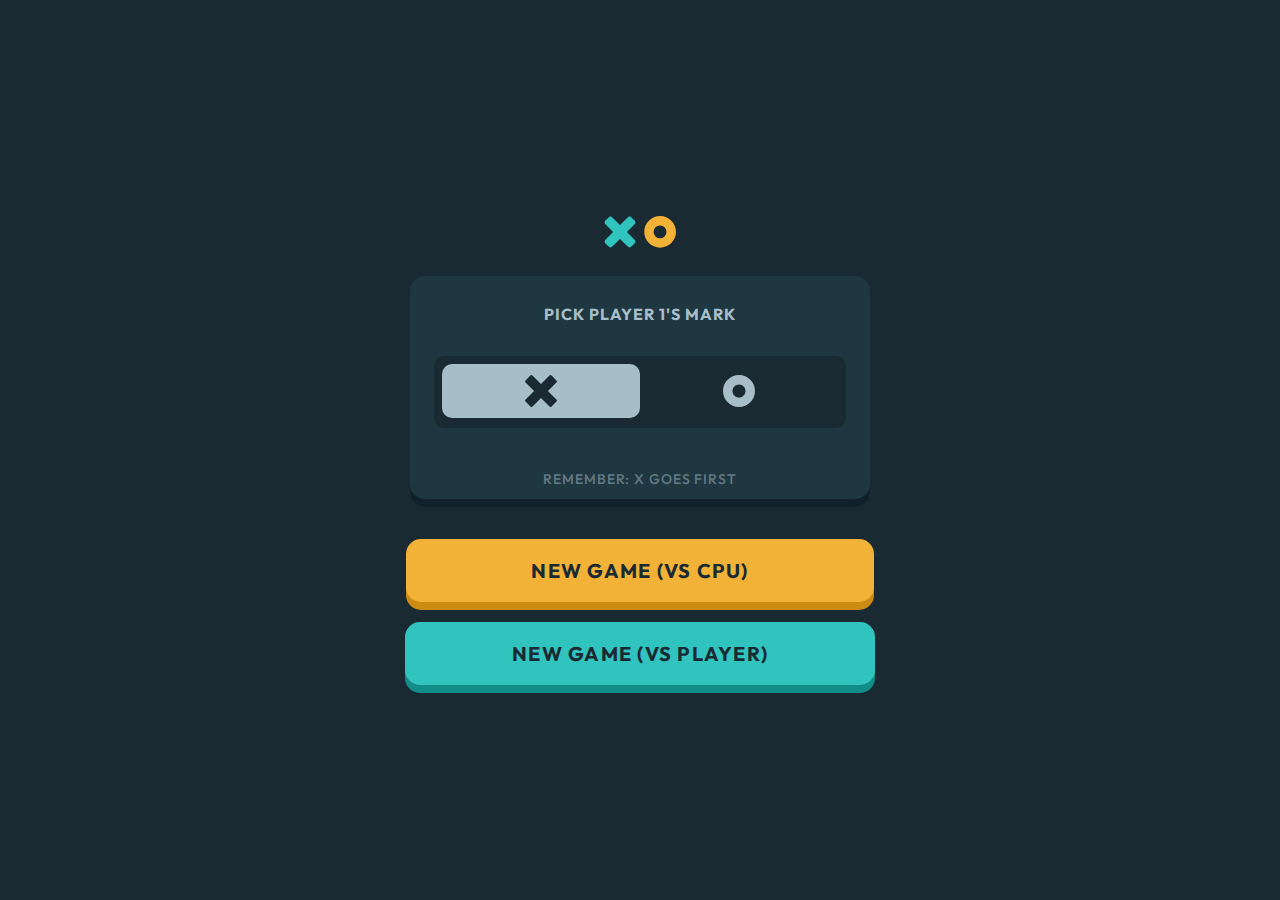
<file: index.html>
<!DOCTYPE html>
<html lang="en">
<head>
  <meta charset="UTF-8">
  <meta name="viewport" content="width=device-width, initial-scale=1.0">
  <link rel="icon" type="image/png" sizes="32x32" href="./starter-code/assets/favicon-32x32.png">
  <link rel="stylesheet" href="style.css">
  <link rel="preconnect" href="https://fonts.googleapis.com">
  <link rel="preconnect" href="https://fonts.gstatic.com" crossorigin>
  <link href="https://fonts.googleapis.com/css2?family=Outfit:wght@500;700&display=swap" rel="stylesheet">
  <title>Frontend Mentor | Tic Tac Toe</title>
</head>
<body>

  <!-- New game menu start -->
<section id="gameMenu" class="gameMenu">
  <div class="menu" id="menu">

    <div class="icon">
      <img src="/starter-code/assets/logo.svg" alt="logo">
    </div>
  
    <div class="big-shape">
      <h3>Pick player 1's mark</h3>

      <div class="mark-container">
        <label class="labels" for="X-mark">
        <input class="radio" type="radio" id="X-mark" name="marks" value="X" checked>
            <span class="checkmark">
                <svg class="Xsvg" width="64" height="64" xmlns="http://www.w3.org/2000/svg"><path class="XsvgPath" d="M15.002 1.147 32 18.145 48.998 1.147a3 3 0 0 1 4.243 0l9.612 9.612a3 3 0 0 1 0 4.243L45.855 32l16.998 16.998a3 3 0 0 1 0 4.243l-9.612 9.612a3 3 0 0 1-4.243 0L32 45.855 15.002 62.853a3 3 0 0 1-4.243 0L1.147 53.24a3 3 0 0 1 0-4.243L18.145 32 1.147 15.002a3 3 0 0 1 0-4.243l9.612-9.612a3 3 0 0 1 4.243 0Z" fill="hsl( var(--clr-silver) )"/>
                </svg>
            </span>
    </label>

    <label class="labels" for="O-mark">
        <input class="radio" type="radio" id="O-mark" name="marks" value="O">
            <span class="checkmark">
                <svg class="Osvg" width="64" height="64" xmlns="http://www.w3.org/2000/svg"><path class="OsvgPAth" d="M32 0c17.673 0 32 14.327 32 32 0 17.673-14.327 32-32 32C14.327 64 0 49.673 0 32 0 14.327 14.327 0 32 0Zm0 18.963c-7.2 0-13.037 5.837-13.037 13.037 0 7.2 5.837 13.037 13.037 13.037 7.2 0 13.037-5.837 13.037-13.037 0-7.2-5.837-13.037-13.037-13.037Z" fill="hsl( var(--clr-silver) )"/>
                </svg>
            </span>
    </label>
    </div>  

      <h4>REMEMBER: X GOES FIRST</h4>
    </div>
  
    <button id="solo" onclick="newGameCPU()" data-value="">New Game (vs CPU)</button>
    <button id="multiplayer" onclick="newGamePlayer()" data-value="">New Game (vs player)</button>
  </div>
</section>

<!-- Game board start -->
<section class="gameBoard" id="gameBoard">

  <div class="game-board-header">
      <img class="game-board-header-logo" src="/starter-code/assets/logo.svg" alt="logo">

  <div class="turn">
    <img id="turn" class="Xturn" src="./starter-code/assets/icon-x-turn.svg" alt="X icon" data-value="X">
    <p id="turnText">turn</p>
  </div>
    
  <button class="restart" onclick="displayModalRestart()"><img src="./starter-code/assets/icon-restart.svg" alt="restart-icon"></button>
  </div>

  <div class="container">
    <div class="board">
      <div onclick="hitBox('0')" id="0" class="cell cell0 hoverClassX" data-value=""></div>
      <div onclick="hitBox('1')" id="1" class="cell cell1 hoverClassX" data-value=""></div>
      <div onclick="hitBox('2')" id="2" class="cell cell2 hoverClassX" data-value=""></div>
      <div onclick="hitBox('3')" id="3" class="cell cell3 hoverClassX" data-value=""></div>
      <div onclick="hitBox('4')" id="4" class="cell cell4 hoverClassX" data-value=""></div>
      <div onclick="hitBox('5')" id="5" class="cell cell5 hoverClassX" data-value=""></div>
      <div onclick="hitBox('6')" id="6" class="cell cell6 hoverClassX" data-value=""></div>
      <div onclick="hitBox('7')" id="7" class="cell cell7 hoverClassX" data-value=""></div>
      <div onclick="hitBox('8')" id="8" class="cell cell8 hoverClassX" data-value=""></div>
    </div>

    <div class="scoreboard">
      <div class="cell-score your-score">
          <p id="player1Name" class="playerName">X (You)</p>
          <p id="Xscore" class="num">0</p>
      </div>   
      <div class="cell-score ties">
          <p>Ties<br><span id="draw" class="num">0</span></p>
      </div>
      <div class="cell-score cpu-score">    
          <p id="player2Name" class="playerName">O (CPU)</p>
          <p id="Oscore" class="num">0</p>
      </div>
  </div>

  <div id="modal" class="modal">
      <div id="endGameModal" class="endGameModal">
          <p id="winnerName" class="uppercase">Oh no, you lost...</p>

          <div class="flex">
              <img id="winner-mark" src="./starter-code/assets/icon-o.svg" alt="winner-mark">
              <h2 id="winnerTakes" class="winnerTakes">takes the round</h2>
          </div>

          <div>
              <button onclick="restartGame()" class="quitBtn">Quit</button>
              <button onclick="nextRound()" class="nextBtn">Next Round</button>
          </div>

      </div>
  
      <div id="restartGame" class="restartGame">
          <p class="redo">restart game?</p>
          <div>
              <button onclick="cancelReset()" class="cancelBtn">No, cancel</button>
              <button onclick="restartGame()" class="restartBtn">Yes, restart</button>
          </div>
      </div>

  </div>
</section>
  
  <!-- New game menu end -->
  <script src="script.js"></script>
</body>
</html>
</file>
<file: style.css>
/* Global styles */
*::after, *::before {
    box-sizing: border-box;
}

:root {
    --cell-size: 140px;
    --mark-size: calc(var(--cell-size) * .5);
    --shape-size: 460px;
    --winning-blocks-x: #65e9e4;
    --winning-blocks-o: #ffc860;
    
    /* colors */
    --clr-lightBlue: 178 60% 48%;
    --clr-lightBlueHover: 178 75% 65%;
    --clr-orange: 39 88% 58%;
    --clr-orangeHover: 39 100% 69%;
    --clr-darkNavy: 202 32% 15%;
    --clr-navy: 199 35% 19%;
    --clr-silver: 198 23% 72%;
    --clr-silverHover: 197 33% 89%;
}

.flex {
  display: flex;
  gap: var(--gap, 1rem);
}

body {
    margin: 0;
    background-color: #1A2A33;
    font-family: 'Outfit', sans-serif;
}

.menu {
    width: 100vw;
    height: 100vh;
    display: flex;
    justify-content: center;
    align-content: center;
    justify-items: center;
    align-items: center;
    flex-direction: column;
}

a, a:visited, a:hover, a:active {
    color: inherit;
    text-decoration: none;
}

.gameMenu {
  text-align: center;
}

.icon img {
  margin-bottom: 1.5rem;
}

.big-shape {
  display: flex;
  background-color: hsl(var(--clr-navy));
  margin-inline: auto;
  margin-bottom: 2rem;
  padding-inline: 1.5rem;
  border-radius: 15px;
  text-align: center;
  flex-direction: column;
  align-items: center;
  gap: 0;
  max-width: 460px;
  box-shadow: inset 0px -8px 0px #10212a;
}

.big-shape h3 {
  font-family: 'Outfit', sans-serif;
  color: #A8BFC9;
  font-style: normal;
  font-weight: 700;
  font-size: 16px;
  line-height: 20px;
  text-align: center;
  letter-spacing: 1px;
  text-transform: uppercase;
  padding-top: 0.8rem;
  margin-bottom: 2rem;
}

.big-shape h4 {
  font-family: 'Outfit';
  font-style: normal;
  font-weight: 500;
  font-size: 14px;
  line-height: 18px;
  text-align: center;
  letter-spacing: 0.875px;
  color: #A8BFC9;
  mix-blend-mode: normal;
  opacity: 0.5;
  margin-top: 1.6rem;
}

.mark-container {
  display: flex;
  width: 412px;
  height: 72px;
  background-color: hsl(var(--clr-darkNavy));
  border-radius: 10px;
  gap: 198px;
  margin-bottom: 1rem;
}

.labels {
  display: block;
  position: relative;
  cursor: pointer;
}

.labels input {
  position: absolute;
  opacity: 0;
  cursor: pointer;
  height: 0;
  width: 0;
}

.checkmark {
  position: absolute;
  top: 8px;
  left: 8px;
  height: 54px;
  width: 198px;
  border-radius: 10px;
  background-color: hsl(var(--clr-darkNavy));
}

.labels:hover input ~ .checkmark {
  background-color: hsla(var(--clr-silver) / 0.05);
}

.labels input:checked ~ .checkmark {
  background-color: hsl(var(--clr-silver));
}

.checkmark:after {
  content: "";
  position: absolute;
  display: none;
}

.labels input:checked ~ .checkmark:after {
  display: block;
}

.labels .checkmark:after {
  width: 0;
  height: 0;
}

.Xsvg,
.Osvg {
  transform: scale(0.5);
  position: relative;
  bottom: 5px;
}

.labels input:checked ~ .checkmark path {
  fill: hsl(var(--clr-darkNavy));
}

.menu button {
  font-family: 'Outfit', sans-serif;
  font-style: normal;
  color: #1a2a33;
  font-weight: 700;
  font-size: 1.25rem;
  line-height: 25px;
  text-align: center;
  letter-spacing: 1.25px;
  text-transform: uppercase;
  cursor: pointer;
}

#solo {
  display: block;
  background: #F2B137;
  box-shadow: 0px 8px 0px #CC8B13;
  border-radius: 15px;
  border: 15px solid #F2B137;
  padding: 0.2em 5.5em 0.2em;
  margin-bottom: 20px;
}

#multiplayer {
  display: block;
  background: #31C3BD;
  box-shadow: 0px 8px 0px #118C87;
  border-radius: 15px;
  border: 15px solid #31C3BD;
  padding: 0.2em 4.6em 0.2em;
}

#solo:hover {
  background: #FFC860;
  box-shadow: 0px 8px 0px #CC8B13;
  border: 15px solid #FFC860;
}

#multiplayer:hover {
  background: #65E9E4;
  box-shadow: 0px 8px 0px #118C87;
  border: 15px solid #65E9E4;
}

#solo:active,
#multiplayer:active {
  transform: translateY(2px);
}
  
/* Game board styles */

.gameBoard {
  display: none;
  z-index: -1;
}

.game-board-header {
  display: flex;
  align-items: center;
  width: 28.75rem;
  margin-top: 8.6875rem;
  margin-bottom: 1.1875rem;
  margin-inline: auto;
  gap: 0;
}

.game-board-header-logo {
  width: 4.5rem;
  height: 2rem;
  margin-right: 5.3125rem;
}

.turn {
  display: flex;
  align-items: center;
  justify-content: center;
  padding-inline: 1rem;
  background: hsl(var(--clr-navy));
  box-shadow: inset 0px -4px 0px #10212a;
  border-radius: 10px;
  width: 8.75rem;
  height: 3.25rem;
  margin-right: 6.75rem;
  gap: 13px;
}

#turnText {
  font-size: 0.875rem;
  font-weight: bold;
  letter-spacing: 0.8px;
  line-height: 17.64px;
  text-transform: uppercase;
  color: #A8BFC9;
}

.turn p,
.turn img {
  position: relative;
  bottom: 2px;
}

.Xturn {
  height: 1rem;
  width: 1rem;
}

.restart {
  width: 3.25rem;
  height: 3.25rem;
  background: #a8bfc9;
  box-shadow: inset 0px -4px 0px #6b8997;
  border-radius: 10px;
  border: none;
  padding-inline: 1rem;
}

.restart:active {
  transform: translateY(2px);
}

.redo {
  font-size: 2.5rem;
  font-weight: bold;
  text-transform: uppercase;
  color: #A8BFC9;
}

.board {
  display: grid;
  width: 28.75rem;
  margin-inline: auto;
  margin-bottom: 1.25rem;
  justify-content: center;
  grid-template-columns: repeat(3, auto);
}
  
.cell {
  width: var(--cell-size);
  height: var(--cell-size);
  background: #1F3641;
  border: 10px solid #1A2A33;
  border-radius: 20px;
  box-shadow: inset 0px -8px 0px #10212A;
  display: flex;
  justify-content: center;
  align-items: center;
  position: relative;
  cursor: pointer;
}

.hoverClassX:hover {
  cursor: pointer;
  background: url(./starter-code/assets/icon-x-outline.svg);
  background-repeat: no-repeat;
  background-position: center;
}

.hoverClassO:hover {
  cursor: pointer;
  background: url(./starter-code/assets/icon-o-outline.svg);
  background-repeat: no-repeat;
  background-position: center;
}
  
/* Scoreboard styles */
.scoreboard {
  width: 28.75rem;
  margin-inline: auto;
  display: grid;
  gap: 1.25rem;
  grid-template-columns: 1fr 1fr 1fr;
}

.cell-score {
  width: 8.75rem;
  height: 4.5rem;
  border-radius: 15px;
  text-align: center;
  margin-bottom: 2rem;
}

.your-score {
  background: hsl(var(--clr-lightBlue));
}

.ties {
  background: hsl(var(--clr-silver));
}

.cpu-score {
  background: hsl(var(--clr-orange));
}

.playerName {
  font-size: 0.875rem;
  font-weight: bold;
  letter-spacing: 0.8px;
  text-transform: uppercase;
  margin-bottom: -0.8rem;
  color: hsl(var(--clr-darkNavy));
}

.num {
  font-size: 1.5rem;
  font-weight: bold;
  color: hsl(var(--clr-darkNavy));
}

.modal {
  display: none;
  position: absolute;
  top: 21.685rem;
  width: 100vw;
  height: 12.25rem;
  background-color: hsl(var(--clr-navy));
  text-align: center;
  padding-top: 2.5rem;
  z-index: 1000;
}

.endGameModal {
  display: none;
  flex-direction: column;
  align-items: center;
}

.endGameModal p {
  position: relative;
  bottom: 1.5rem;
  margin-bottom: 0.1rem;
}

.endGameModal img {
  width: 50px;
  height: 50px;
}

.endGameModal h2 {
  display: flex;
  align-items: center;
  color: hsl(var(--clr-orange));
  margin-bottom: 0.2rem;
  text-transform: uppercase;
  font-size: 2.5rem;
  position: relative;
  bottom: 1.8rem;
}

.endGameModal button {
  border: none;
  border-radius: 10px;
  font-weight: 700;
  text-transform: uppercase;
  color: #1A2A33;
  font-size: 1rem;
}

.endGameModal button:active {
  transform: translateY(2px);
}

.quitBtn {
  width: 4.75rem;
  height: 3.25rem;
  background-color: hsl(var(--clr-silver));
  box-shadow: inset 0px -4px 0px #6b8997;
  margin-right: 1rem;
}

.quitBtn:hover {
  background-color: hsl(var(--clr-silverHover));
}

.nextBtn {
  width: 9.125rem;
  height: 3.25rem;
  background-color: hsl(var(--clr-orange));
  box-shadow: inset 0px -4px 0px #cc8b13;
}

.nextBtn:hover {
  background-color: hsl(var(--clr-orangeHover));
}

.restartGame {
  display: none;
  flex-direction: column;
  align-items: center;
  margin-top: -2rem;
}

.restartGame p {
  margin-bottom: 1.5rem;
}

.restartGame button {
  height: 3.25rem;
  border: none;
  border-radius: 10px;
  font-weight: 700;
  text-transform: uppercase;
  color: #1A2A33;
  font-size: 16px;
  line-height: 20px;
  letter-spacing: 1px;
  cursor: pointer;
}

.restartGame button:active {
  transform: translateY(2px);
}

.cancelBtn {
  width: 8.6875rem;
  margin-right: 1rem;
  background-color: hsl(var(--clr-silver));
  box-shadow: inset 0px -4px 0px #6b8997;
}

.cancelBtn:hover {
  background-color: hsl(var(--clr-silverHover));
}

.restartBtn {
  width: 9.4375rem;
  background-color: hsl(var(--clr-orange));
  box-shadow: inset 0px -4px 0px #cc8b13;
}

.restartBtn:hover {
  background-color: hsl(var(--clr-orangeHover));
}

  
  /* For mobile devices */
@media only screen and (max-width: 600px) {
  :root {
    --cell-size: 80px;
    --mark-size: calc(var(--cell-size) * .7);
    --shape-size: 300px;
  }
  .menu {
    height: 80vh;
  }
  .icon img {
    margin-bottom: 2rem;
  }
  .big-shape {
    max-width: 327px;
  }
  .big-shape h3 {
    font-size: 14px;
  }
  .big-shape h4 {
    font-size: 12px;
    position: relative;
    bottom: 1rem;
  }
  .mark-container {
    width: 280px;
    gap: 132px;
  }
  .checkmark {
    width: 132px;
  }
  .menu button {
    font-size: 1rem;
  }
  #solo {
    padding: 0.2rem 3.8rem;
    margin-top: 1rem;
  }
  #multiplayer {
    padding: 0.2rem 2.86rem;
    margin-top: 0.3rem;
  }
  .game-board-header {
    margin-top: 1.5rem;
    margin-bottom: 4rem;
    width: 20.5rem;
  }
  .game-board-header-logo {
    margin-right: 2.875rem;
  }
  .turn {
    border-radius: 5px;
    width: 4rem;
    height: 2.7rem;
    margin-right: 4.625rem;
    justify-content: space-between;
  }
  .restart {
    width: 2.5rem;
    height: 2.5rem;
    border-radius: 7px;
    padding-inline: 10.31px;
  }
  .board {
    width: 20.5rem;
  }
  .cell {
    border-radius: 20px;
    width: 6.2rem;
    height: 6.2rem;
  }
  .scoreboard {
    width: 20.5rem;
  }
  .cell-score {
    width: 6rem;
    height: 4.3rem;
    border-radius: 15px;
  }
  .modal {
    top: 14.685rem;
    height: 12.25rem;
  }
  .endGameModal p {
    bottom: 1.5rem;
    margin-bottom: 0.5rem;
  }
  .endGameModal img {
    width: 40px;
    height: 40px;
  }
  .endGameModal h2 {
    margin-bottom: 1.6rem;
    font-size: 1.5rem;
    bottom: 0.8rem;
  }
  .endGameModal button {
    font-size: 0.9rem;
  }
  .restartGame p {
    margin-bottom: 2.5rem;
    font-size: 2rem;
  }
  .restartGame button {
    font-size: 0.9rem;
  }
}

/* For tablet devices */
@media only screen and (min-width: 601px) and (max-width: 1024px) {
  :root {
    --cell-size: 100px;
    --mark-size: calc(var(--cell-size) * .7);
    --shape-size: 380px;
  }
  .menu {
    height: 65vh;
  }
  .icon img {
    margin-bottom: 1.8rem;
  }
  .big-shape {
    max-width: 460px;
    max-height: 244px;
  }
  .big-shape h4 {
    font-size: 0.8rem;
    position: relative;
    bottom: 1rem;
    font-weight: bold;
  }
  .mark-container {
    width: 412px;
    height: 70px;
  }
  .checkmark {
    width: 190px;
  }
  .menu button {
    font-size: 1.2rem;
  }
  #solo {
    padding: 0.2rem 7rem;
    margin-top: 1rem;
  }
  #multiplayer {
    padding: 0.2rem 5.7rem;
    margin-top: 0.3rem;
  }
  .game-board-header {
    margin-top: 8.6875rem;
  }
  .turn {
    border-radius: 8px;
    width: 6.7rem;
    height: 3.2rem;
    margin-right: 4.625rem;
  }
  .restart {
    width: 3.2rem;
    height: 3.2rem;
    border-radius: 7px;
    margin-left: 2.4rem;
  }
  .board {
    width: 28.75rem;
  }
  .cell {
    border-radius: 20px;
    width: 8.75rem;
    height: 8.75rem;
  }
  .scoreboard {
    width: 28.75rem;
  }
  .cell-score {
    width: 8.75rem;
    height: 4.5rem;
    border-radius: 15px;
  }
  .modal {
    top: 19.685rem;
  }
  .endGameModal p {
    bottom: 1.5rem;
    margin-bottom: 0.5rem;
  }
  .endGameModal img {
    width: 50px;
    height: 50px;
  }
  .endGameModal h2 {
    margin-bottom: 1.4rem;
    font-size: 2rem;
    bottom: 1.2rem;
  }
}
</file>
